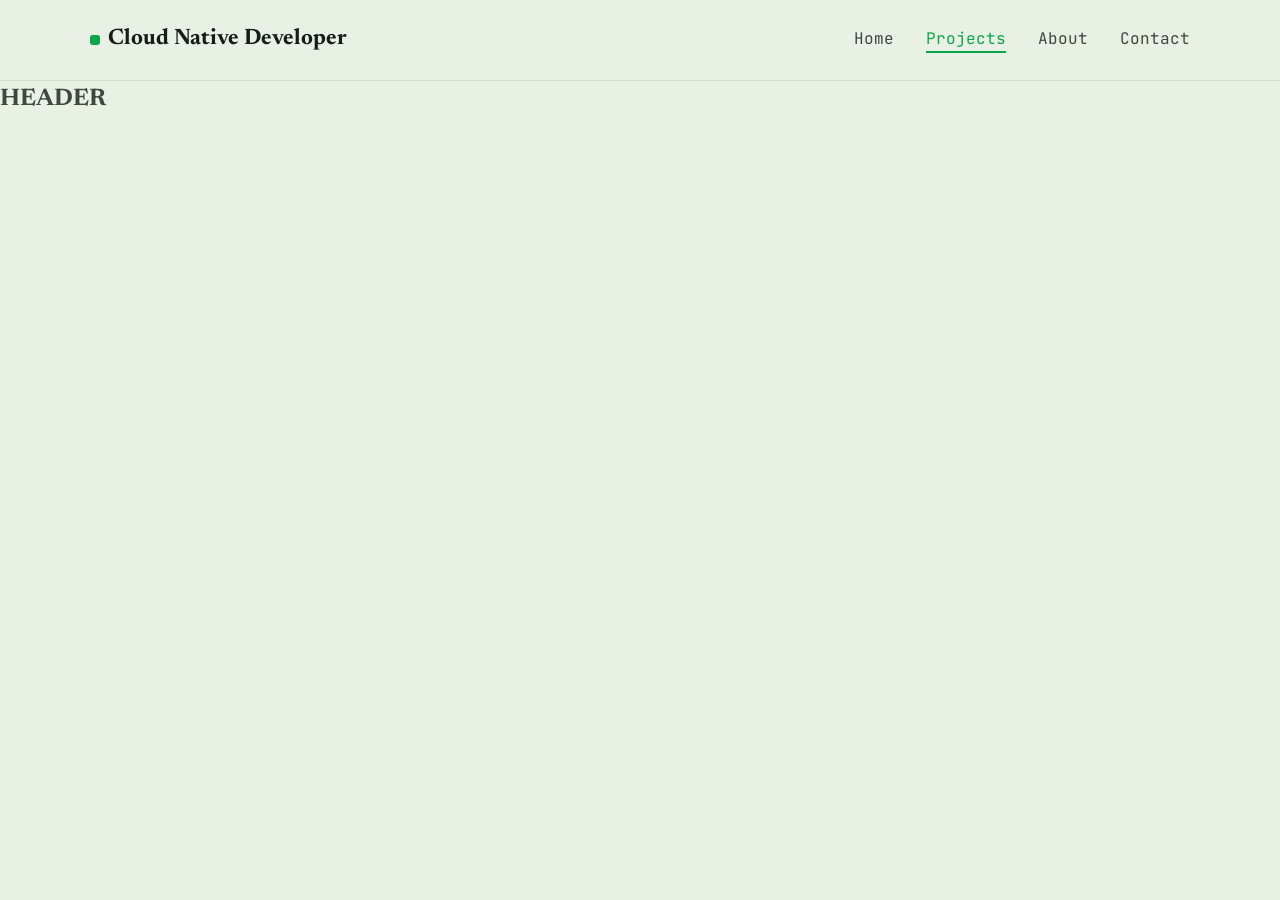
<file: src/index.html>
<!doctype html>
<html lang="en">
<head>
    <meta charset="UTF-8">
    <meta name="viewport"
          content="width=device-width, user-scalable=no, initial-scale=1.0, maximum-scale=1.0, minimum-scale=1.0">
    <meta http-equiv="X-UA-Compatible" content="ie=edge">
    <title>Document</title>
    <link rel="preconnect" href="https://fonts.googleapis.com">
    <link rel="preconnect" href="https://fonts.gstatic.com" crossorigin>
    <link href="https://fonts.googleapis.com/css2?family=JetBrains+Mono:ital,wght@0,100..800;1,100..800&family=Newsreader:ital,opsz,wght@0,6..72,200..800;1,6..72,200..800&display=swap" rel="stylesheet">
    <link rel="stylesheet" href="./assets/reset.css">
    <link rel="stylesheet" href="./assets/styles.css">
</head>
<body>

    <header>
        <div class="content">
            <div class="header__content">
                <div class="header__title">
                    <div class="header__square">
                    </div>
                    <span class="header__name">Cloud Native Developer</span>
                </div>
                <nav class="header__navbar">
                    <ul class="header__link-list">
                        <li class="header__link">Home</li>
                        <li class="header__link header__link-active">Projects</li>
                        <li class="header__link">About</li>
                        <li class="header__link">Contact</li>
                    </ul>
                </nav>
            </div>
        </div>
    </header>

    <main>
        <article>
            <h1>HEADER</h1>
        </article>
    </main>

    <footer></footer>
</body>
</html>
</file>
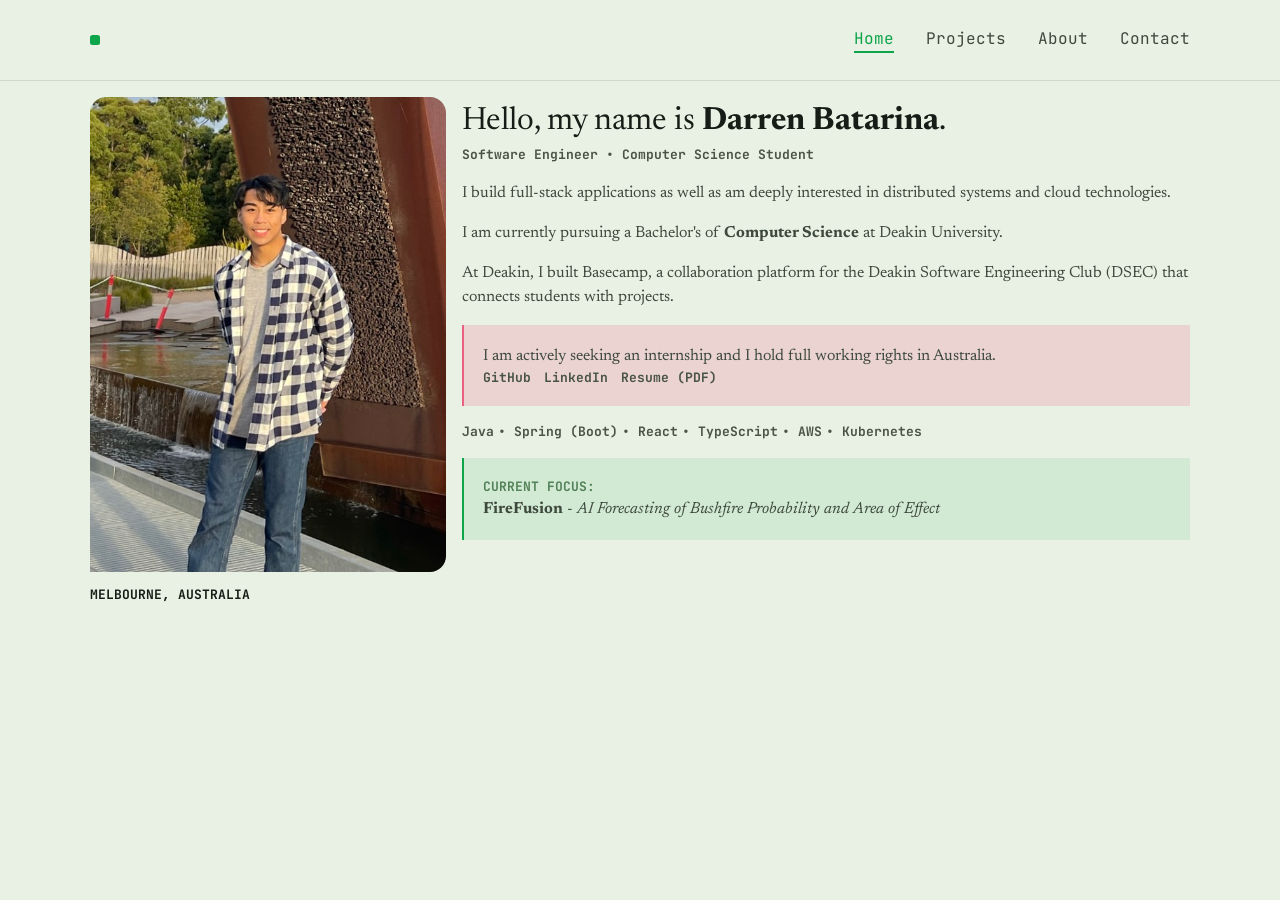
<file: src/home.html>
<!doctype html>
<html lang="en">
<head>
    <meta charset="UTF-8">
    <meta name="viewport"
          content="width=device-width, user-scalable=no, initial-scale=1.0, maximum-scale=1.0, minimum-scale=1.0">
    <meta http-equiv="X-UA-Compatible" content="ie=edge">
    <title>Document</title>
    <link rel="preconnect" href="https://fonts.googleapis.com">
    <link rel="preconnect" href="https://fonts.gstatic.com" crossorigin>
    <link href="https://fonts.googleapis.com/css2?family=JetBrains+Mono:ital,wght@0,100..800;1,100..800&family=Newsreader:ital,opsz,wght@0,6..72,200..800;1,6..72,200..800&display=swap" rel="stylesheet">
    <link rel="stylesheet" href="./assets/reset.css">
    <link rel="stylesheet" href="./assets/globals.css">
    <link rel="stylesheet" href="./assets/home.css">
</head>
<body>

    <header>
        <div class="container">
            <div class="header__content">
                <div class="header__title">
                    <div class="header__square">
                    </div>
                </div>
                <nav class="header__navbar">
                    <ul class="header__link-list">
                        <li class="header__link header__link-active"><a href="./home.html">Home</a></li>
                        <li class="header__link"><a href="./projects.html">Projects</a></li>
                        <li class="header__link"><a href="./about.html">About</a></li>
                        <li class="header__link"><a href="./contact.html">Contact</a></li>
                    </ul>
                </nav>
            </div>
        </div>
    </header>

    <main>
        <div class="container">
            <div id="main__sidebar">
                <img id="profile__image" src="./assets/images/profile.jpg" alt="Darren Batarina">
                <p id="main__location">MELBOURNE, AUSTRALIA</p>
            </div>
            <div id="main__content">
                <div>
                    <p id="main__introduction">Hello, my name is <b>Darren Batarina</b>.</p>
                    <p id="main__role">Software Engineer • Computer Science Student</p>
                </div>

                <p>
                    I build full-stack applications as well as am deeply interested in distributed systems and cloud
                    technologies.
                </p>

                <p>
                    I am currently pursuing a Bachelor's of <b>Computer Science</b> at Deakin University.
                </p>

                <p>
                    At Deakin, I built Basecamp, a collaboration platform for the Deakin Software Engineering Club
                    (DSEC) that connects students with projects.
                </p>

                <div id="main__cta">
                    <p>
                        I am actively seeking an internship and I hold full working rights in Australia.
                    </p>
                    <ul id="main__links">
                        <li class="main__link"><a href="https://www.github.com/darbata" target="_blank">GitHub</a></li>
                        <li class="main__link"><a href="https://www.linkedin.com/in/darbata/" target="_blank">LinkedIn</a></li>
                        <li class="main__link"><a>Resume (PDF)</a></li>
                    </ul>
                </div>

                <ul id="main__technologies">
                    <li class="main__technology">Java</li>
                    <li class="main__technology">Spring (Boot)</li>
                    <li class="main__technology">React</li>
                    <li class="main__technology">TypeScript</li>
                    <li class="main__technology">AWS</li>
                    <li class="main__technology">Kubernetes</li>
                </ul>

                <div class="status">
                    <div>
                        <p id="status__label">
                            CURRENT FOCUS:
                        </p>
                    </div>
                    <p id="status__project-description">
                        <b>FireFusion</b> - <i>AI Forecasting of Bushfire Probability and Area of Effect</i>
                    </p>
                </div>


            </div>
        </div>
    </main>

    <footer></footer>
</body>
</html>
</file>
<file: src/assets/styles.css>
:root {
    --bg-primary: #0DA54A;
    --bg-secondary: #528258;
    --bg-tertiary: #EB5F80;
    --bg-neutral: #727970;
    --bg-surface: #E9F0E4;
    --bg-muted: #D1D9CF;
    --text-header: #161D16;
    --text-body: #3E493D;
    --text-label: #495447;
}

.content {
    max-width: 1140px;
    margin: 0 auto;
    padding: 0 20px;
    width: 100%;
}

body {
    font-family: "Newsreader", serif;
    font-optical-sizing: auto;
    font-style: normal;
    color: var(--text-body);
    background-color: var(--bg-surface);
    display: flex;
    flex-direction: column;
    justify-content: center;
    align-items: center;
}

header  {
    width: 100vw;
    border-bottom: 1px solid var(--bg-muted);
}

.header__content {
    height: 80px;
    display: flex;
    align-items: center;
    justify-content: space-between;
}

.header__title {
    display: flex;
    align-items: center;
    gap: 8px;
}

.header__square {
    width: 0.6rem;
    height: 0.6rem;
    background-color: var(--bg-primary);
    border-radius: 25%;
}

.header__name {
    color: var(--text-header);
    font-size: 1.4rem;
    font-weight: bold;
}


.header__link {
    font-family: "JetBrains Mono", monospace;
}

.header__link-active {
    color: var(--bg-primary);
    border-bottom: 2px solid var(--bg-primary);
}

nav > ul {
    display: flex;
    list-style: none;
    gap: 32px;
}

main {
    width: 100vw;
}
</file>
<file: src/assets/globals.css>
:root {
    --bg-primary: #0DA54A;
    --bg-secondary: #528258;
    --bg-tertiary: #EB5F80;
    --bg-neutral: #727970;
    --bg-surface: #E9F0E4;
    --bg-muted: #D1D9CF;
    --text-header: #161D16;
    --text-body: #3E493D;
    --text-label: #495447;
}

body {
    font-family: "Newsreader", serif;
    font-optical-sizing: auto;
    font-style: normal;
    color: var(--text-body);
    background-color: var(--bg-surface);
    display: flex;
    flex-direction: column;
    justify-content: center;
    align-items: center;
}

header  {
    width: 100vw;
    border-bottom: 1px solid var(--bg-muted);
}


nav > ul {
    display: flex;
    list-style: none;
    gap: 32px;
}

main {
    width: 100vw;
}

/* utility */

.container {
    max-width: 1140px;
    margin: 0 auto;
    padding: 0 20px;
    width: 100%;
}

/* header and navbar */

.header__content {
    grid-column: span 12;
    width: 100%;
    height: 80px;
    display: flex;
    align-items: center;
    justify-content: space-between;
}

.header__title {
    display: flex;
    align-items: center;
    gap: 8px;
    cursor: default;
}

.header__square {
    width: 10px;
    height: 10px;
    background-color: var(--bg-primary);
    border-radius: 25%;
}

.header__name {
    color: var(--text-header);
    font-size: 1.4rem;
    font-weight: bold;
}

@media (max-width: 660px) {
    .header__name {
        display: none;
    }
}

.header__link {
    font-family: "JetBrains Mono", monospace;
}

.header__link-active {
    color: var(--bg-primary);
    border-bottom: 2px solid var(--bg-primary);
}

/* main content and sidebar */

main .container {
    display: grid;
    grid-template-columns: repeat(12, 1fr);
    gap: 1rem;
}

main .container > * {
    margin-top: 1rem;
    grid-column: 1 / span 12;
}

/* desktop */
@media (min-width: 768px) {
    #main__sidebar {
        grid-column: 1 / span 4;
    }

    #main__content {
        grid-column: 5 / span 8;
    }
}

#main__sidebar {
    height: fit-content;
}
</file>
<file: src/assets/home.css>
#main__sidebar {
    height: fit-content;
    order: 1;
}

#main__content {
    order: 0;
}

@media (min-width: 768px) {
    #main__sidebar {
        height: fit-content;
        order: 0;
    }

    #main__content {
        order: 1;
    }
}

#main__sidebar {
    display: flex;
    flex-direction: column;
    gap: 0.8rem;
}

#status__label {
    font-family: "JetBrains Mono", monospace;
    color: var(--bg-secondary);
    font-size: small;
    font-weight: bolder;
}
#status__project-description {
    /*font-size: small;*/
}

#main__content {
    display: flex;
    flex-direction: column;
    gap: 1.0rem;
}

#main__location {
    font-family: "JetBrains Mono", monospace;
    font-size: small;
    font-weight: bold;
    width: fit-content;
    border-radius: 16px;
    color: var(--text-header);
}

#main__introduction {
    font-size: xx-large;
    color: var(--text-header);
}

#main__role {
    color: var(--text-label);
    font-size: small;
    font-family: "JetBrains Mono", monospace;
    font-weight: bolder;
}

#main__technologies, #main__links {
    list-style: none;
    padding: 0;
    margin: 0;
    display: flex;
    gap: 0.8rem;
    font-family: "JetBrains Mono", monospace;
    font-size: small;
    color: var(--text-label);
    font-weight: bold;
}

#main__technologies > li {
    margin: 0;
}

#main__links > li {
    margin: 0;
}

#main__cta {
    border-left: solid 2px var(--bg-tertiary);
    background-color: color-mix(in srgb, var(--bg-tertiary), transparent 80%);
    padding: 1.2rem;
}

.status {
    border-left: 2px solid var(--bg-primary);
    background-color: color-mix(in srgb, var(--bg-primary), transparent 90%);
    padding: 1.2rem;
}

.main__technology, .main__link, #main__role {
    line-clamp: 1;
}

#main__technologies {
    display: flex;
    flex-wrap: wrap;
    gap: 0.25rem;
    list-style: none;
    padding: 0;
}

.main__technology + .main__technology::before {
    content: "• ";
}

#profile__image {
    border-radius: 16px;
    border-bottom-left-radius: 0;
}
</file>
